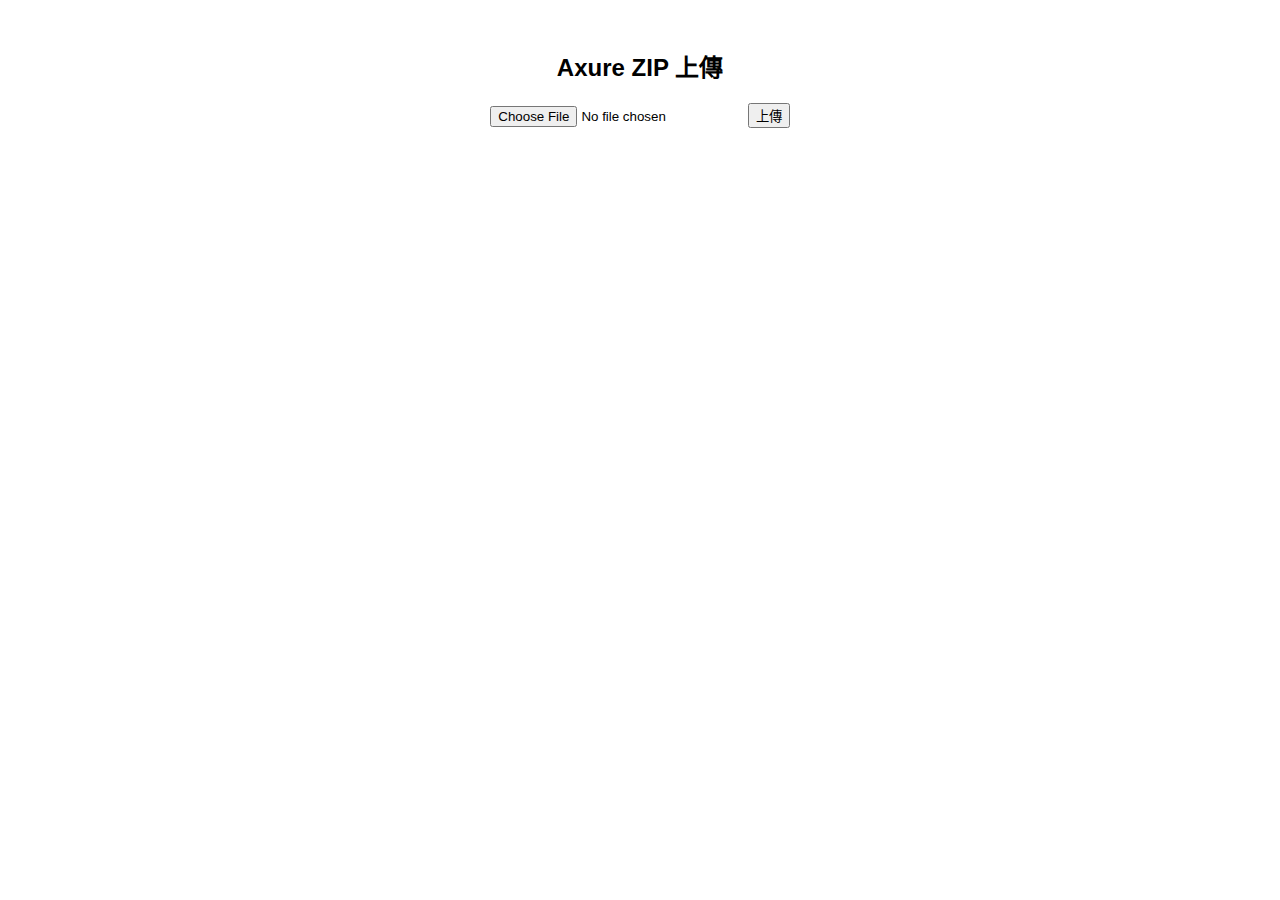
<file: index.html>
<!DOCTYPE html>
<html lang="zh-TW">
<head>
    <meta charset="UTF-8">
    <meta name="viewport" content="width=device-width, initial-scale=1.0">
    <title>Axure ZIP 上傳</title>
    <style>
        body {
            font-family: Arial, sans-serif;
            text-align: center;
            padding: 20px;
        }
        #loading, #deploying {
            display: none;
            font-size: 18px;
            color: blue;
            margin-top: 10px;
        }
        #loading::after, #deploying::after {
            content: " ⏳";
            animation: dots 1.5s steps(3, end) infinite;
        }
        @keyframes dots {
            0% { content: " ⏳"; }
            33% { content: " ⏳."; }
            66% { content: " ⏳.."; }
            100% { content: " ⏳..."; }
        }
        #statusMessage.success {
            color: green;
            font-weight: bold;
        }
        #statusMessage.error {
            color: red;
            font-weight: bold;
        }
    </style>
</head>
<body>
<h2>Axure ZIP 上傳</h2>
<input type="file" id="fileInput">
<button onclick="uploadFile()">上傳</button>

<p id="loading">📤 上傳中...</p>
<p id="deploying">🔄 部署狀態檢查中...</p>

<p id="message"></p>
<p id="statusMessage"></p>

<script>
  function uploadFile() {
    let fileInput = document.getElementById("fileInput");
    let file = fileInput.files[0];

    if (!file) {
      alert("請選擇一個 ZIP 檔案");
      return;
    }

    let formData = new FormData();
    formData.append("file", file);

    document.getElementById("loading").style.display = "block";
    document.getElementById("message").innerText = "";
    document.getElementById("statusMessage").innerText = "";

    fetch("https://axurepage-823433450788.us-central1.run.app/upload", {
      method: "POST",
      body: formData
    })
    .then(response => response.json())
     .then(data => {
      document.getElementById("loading").style.display = "none";
      if (data.url) {
        document.getElementById("message").innerHTML =
            `<a href="${data.url}" target="_blank">✅ 上傳成功！點此查看 Axure 頁面</a>`;
        checkDeploymentStatus(data.project_id);
      } else {
        document.getElementById("message").innerText = data.error || "上傳失敗";
      }
    })
     .catch(error => {
      console.error("上傳錯誤:", error);
      document.getElementById("loading").style.display = "none";
      document.getElementById("message").innerText = "❌ 上傳失敗，請稍後再試";
    });
  }

  function checkDeploymentStatus(projectId) {
    let statusMessage = document.getElementById("statusMessage");
    document.getElementById("deploying").style.display = "block";

    function pollStatus() {
      fetch(`https://axurepage-823433450788.us-central1.run.app/status/${projectId}`)
      .then(response => response.json())
       .then(data => {
        if (data.status === "success") {
          document.getElementById("deploying").style.display = "none";
          statusMessage.className = "success";
          statusMessage.innerHTML = `✅ 部署成功！<a href="${data.url}" target="_blank">點此查看</a>`;
        } else {
          statusMessage.innerText = "⏳ 部署狀態檢查中...";
          setTimeout(pollStatus, 3000); // 每 3 秒檢查一次
        }
      })
       .catch(error => {
        console.error("檢查部署狀態錯誤:", error);
        document.getElementById("deploying").style.display = "none";
        statusMessage.className = "error";
        statusMessage.innerText = "❌ 部署失敗，請稍後再試";
      });
    }

    pollStatus();
  }
</script>
</body>
</html>
</file>
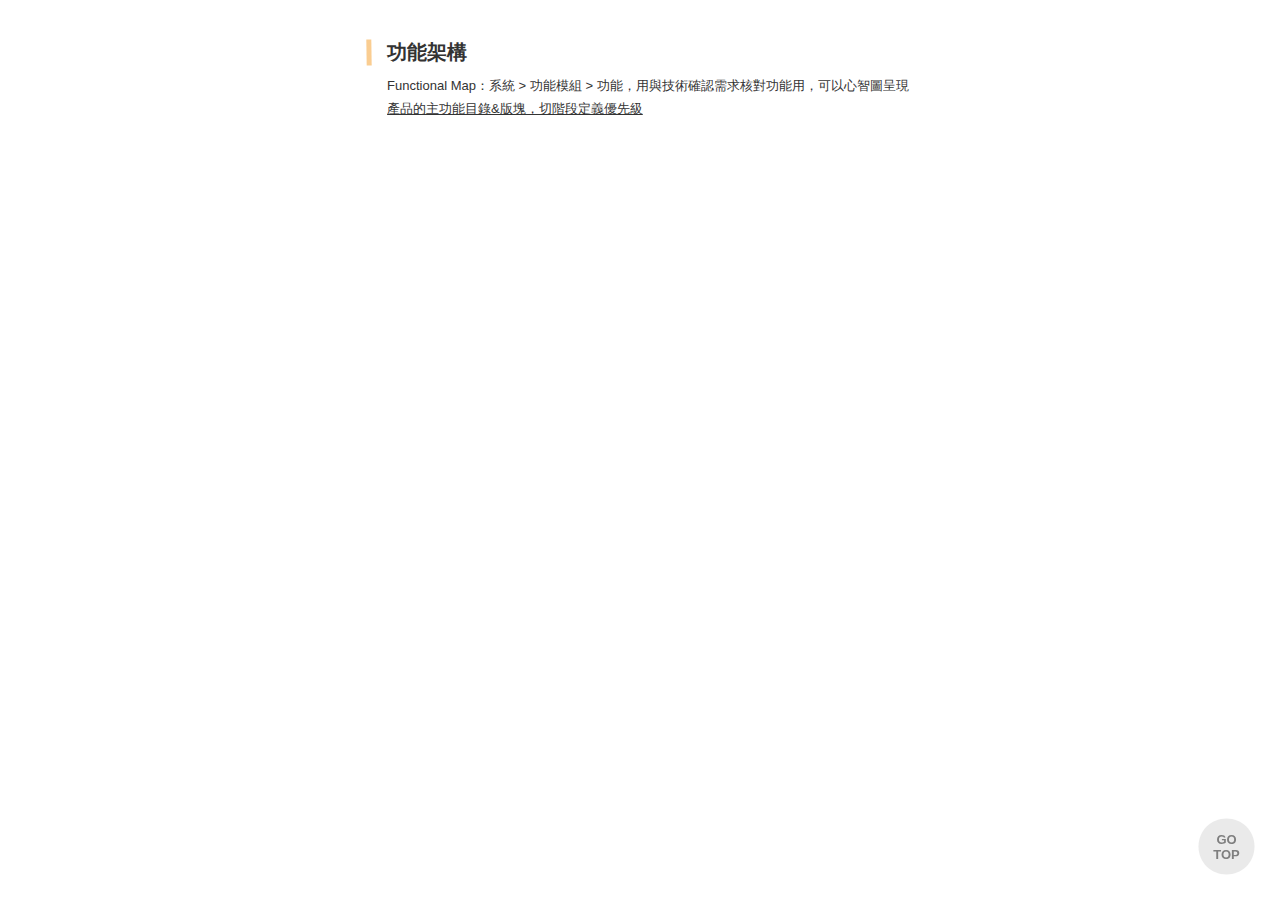
<file: projects/4ZaEsVfT/_______functional_map.html>
﻿<!DOCTYPE html>
<html>
  <head>
    <title>功能架構 / Functional Map</title>
    <meta http-equiv="X-UA-Compatible" content="IE=edge"/>
    <meta http-equiv="content-type" content="text/html; charset=utf-8"/>
    <link href="resources/css/axure_rp_page.css" type="text/css" rel="stylesheet"/>
    <link href="data/styles.css" type="text/css" rel="stylesheet"/>
    <link href="files/_______functional_map/styles.css" type="text/css" rel="stylesheet"/>
    <script src="resources/scripts/jquery-3.2.1.min.js"></script>
    <script src="resources/scripts/axure/axQuery.js"></script>
    <script src="resources/scripts/axure/globals.js"></script>
    <script src="resources/scripts/axutils.js"></script>
    <script src="resources/scripts/axure/annotation.js"></script>
    <script src="resources/scripts/axure/axQuery.std.js"></script>
    <script src="resources/scripts/axure/doc.js"></script>
    <script src="resources/scripts/messagecenter.js"></script>
    <script src="resources/scripts/axure/events.js"></script>
    <script src="resources/scripts/axure/recording.js"></script>
    <script src="resources/scripts/axure/action.js"></script>
    <script src="resources/scripts/axure/expr.js"></script>
    <script src="resources/scripts/axure/geometry.js"></script>
    <script src="resources/scripts/axure/flyout.js"></script>
    <script src="resources/scripts/axure/model.js"></script>
    <script src="resources/scripts/axure/repeater.js"></script>
    <script src="resources/scripts/axure/sto.js"></script>
    <script src="resources/scripts/axure/utils.temp.js"></script>
    <script src="resources/scripts/axure/variables.js"></script>
    <script src="resources/scripts/axure/drag.js"></script>
    <script src="resources/scripts/axure/move.js"></script>
    <script src="resources/scripts/axure/visibility.js"></script>
    <script src="resources/scripts/axure/style.js"></script>
    <script src="resources/scripts/axure/adaptive.js"></script>
    <script src="resources/scripts/axure/tree.js"></script>
    <script src="resources/scripts/axure/init.temp.js"></script>
    <script src="resources/scripts/axure/legacy.js"></script>
    <script src="resources/scripts/axure/viewer.js"></script>
    <script src="resources/scripts/axure/math.js"></script>
    <script src="resources/scripts/axure/jquery.nicescroll.min.js"></script>
    <script src="data/document.js"></script>
    <script src="files/_______functional_map/data.js"></script>
    <script type="text/javascript">
      $axure.utils.getTransparentGifPath = function() { return 'resources/images/transparent.gif'; };
      $axure.utils.getOtherPath = function() { return 'resources/Other.html'; };
      $axure.utils.getReloadPath = function() { return 'resources/reload.html'; };
    </script>
  </head>
  <body>
    <div id="base" class="">

      <!-- title (Group) -->
      <div id="u102" class="ax_default" data-label="title" data-left="37.8127156221241" data-top="39" data-width="101.187284377876" data-height="28" layer-opacity="1">

        <!-- Unnamed (Rectangle) -->
        <div id="u103" class="ax_default heading_2">
          <div id="u103_div" class=""></div>
          <div id="u103_text" class="text ">
            <p><span>功能架構</span></p>
          </div>
        </div>

        <!-- Unnamed (Vertical Line) -->
        <div id="u104" class="ax_default line">
          <img id="u104_img" class="img " src="images/版本/u38.svg"/>
          <div id="u104_text" class="text " style="display:none; visibility: hidden">
            <p></p>
          </div>
        </div>
      </div>

      <!-- Unnamed (Dynamic Panel) -->
      <div id="u105" class="ax_default">
        <div id="u105_state0" class="panel_state" data-label="State1" style="">
          <div id="u105_state0_content" class="panel_state_content">

            <!-- Unnamed (Ellipse) -->
            <div id="u106" class="ax_default ellipse">
              <img id="u106_img" class="img " src="images/版本/u43.svg"/>
              <div id="u106_text" class="text ">
                <p><span>GO<br>TOP</span></p>
              </div>
            </div>
          </div>
        </div>
      </div>

      <!-- Unnamed (Rectangle) -->
      <div id="u107" class="ax_default paragraph">
        <div id="u107_div" class=""></div>
        <div id="u107_text" class="text ">
          <p><span style="font-family:'Arial Normal', 'Arial', sans-serif;">Functional Map</span><span style="font-family:'PingFangTC-Regular', 'PingFang TC', sans-serif;">：系統 &gt; 功能模組 &gt; 功能，用與技術確認需求核對功能用，可以心智圖呈現</span></p>
        </div>
      </div>

      <!-- Unnamed (Rectangle) -->
      <div id="u108" class="ax_default paragraph">
        <div id="u108_div" class=""></div>
        <div id="u108_text" class="text ">
          <p><span style="text-decoration:underline ;">產品的主功能目錄&amp;版塊，切階段定義優先級</span></p>
        </div>
      </div>
    </div>
    <script src="resources/scripts/axure/ios.js"></script>
  </body>
</html>
</file>
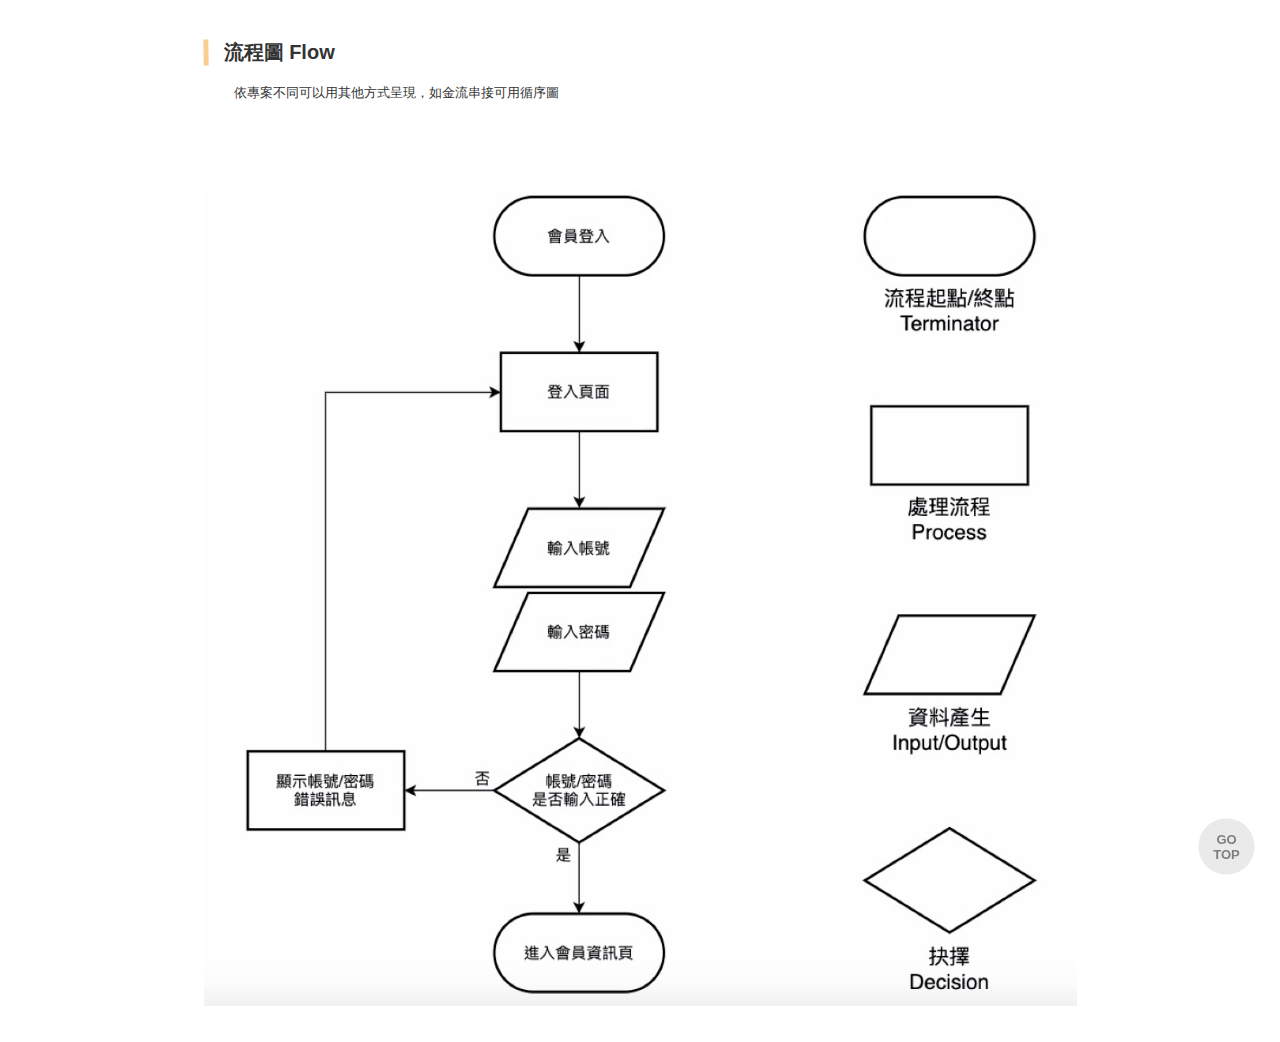
<file: projects/4ZaEsVfT/______flow_chart.html>
﻿<!DOCTYPE html>
<html>
  <head>
    <title>流程圖 / Flow Chart</title>
    <meta http-equiv="X-UA-Compatible" content="IE=edge"/>
    <meta http-equiv="content-type" content="text/html; charset=utf-8"/>
    <link href="resources/css/axure_rp_page.css" type="text/css" rel="stylesheet"/>
    <link href="data/styles.css" type="text/css" rel="stylesheet"/>
    <link href="files/______flow_chart/styles.css" type="text/css" rel="stylesheet"/>
    <script src="resources/scripts/jquery-3.2.1.min.js"></script>
    <script src="resources/scripts/axure/axQuery.js"></script>
    <script src="resources/scripts/axure/globals.js"></script>
    <script src="resources/scripts/axutils.js"></script>
    <script src="resources/scripts/axure/annotation.js"></script>
    <script src="resources/scripts/axure/axQuery.std.js"></script>
    <script src="resources/scripts/axure/doc.js"></script>
    <script src="resources/scripts/messagecenter.js"></script>
    <script src="resources/scripts/axure/events.js"></script>
    <script src="resources/scripts/axure/recording.js"></script>
    <script src="resources/scripts/axure/action.js"></script>
    <script src="resources/scripts/axure/expr.js"></script>
    <script src="resources/scripts/axure/geometry.js"></script>
    <script src="resources/scripts/axure/flyout.js"></script>
    <script src="resources/scripts/axure/model.js"></script>
    <script src="resources/scripts/axure/repeater.js"></script>
    <script src="resources/scripts/axure/sto.js"></script>
    <script src="resources/scripts/axure/utils.temp.js"></script>
    <script src="resources/scripts/axure/variables.js"></script>
    <script src="resources/scripts/axure/drag.js"></script>
    <script src="resources/scripts/axure/move.js"></script>
    <script src="resources/scripts/axure/visibility.js"></script>
    <script src="resources/scripts/axure/style.js"></script>
    <script src="resources/scripts/axure/adaptive.js"></script>
    <script src="resources/scripts/axure/tree.js"></script>
    <script src="resources/scripts/axure/init.temp.js"></script>
    <script src="resources/scripts/axure/legacy.js"></script>
    <script src="resources/scripts/axure/viewer.js"></script>
    <script src="resources/scripts/axure/math.js"></script>
    <script src="resources/scripts/axure/jquery.nicescroll.min.js"></script>
    <script src="data/document.js"></script>
    <script src="files/______flow_chart/data.js"></script>
    <script type="text/javascript">
      $axure.utils.getTransparentGifPath = function() { return 'resources/images/transparent.gif'; };
      $axure.utils.getOtherPath = function() { return 'resources/Other.html'; };
      $axure.utils.getReloadPath = function() { return 'resources/reload.html'; };
    </script>
  </head>
  <body>
    <div id="base" class="">

      <!-- Unnamed (Rectangle) -->
      <div id="u109" class="ax_default box_2">
        <div id="u109_div" class=""></div>
        <div id="u109_text" class="text " style="display:none; visibility: hidden">
          <p></p>
        </div>
      </div>

      <!-- Unnamed (Dynamic Panel) -->
      <div id="u110" class="ax_default">
        <div id="u110_state0" class="panel_state" data-label="State1" style="">
          <div id="u110_state0_content" class="panel_state_content">

            <!-- Unnamed (Ellipse) -->
            <div id="u111" class="ax_default ellipse">
              <img id="u111_img" class="img " src="images/版本/u43.svg"/>
              <div id="u111_text" class="text ">
                <p><span>GO<br>TOP</span></p>
              </div>
            </div>
          </div>
        </div>
      </div>

      <!-- title (Group) -->
      <div id="u112" class="ax_default" data-label="title" data-left="37.8127156221241" data-top="39" data-width="132.187284377876" data-height="28" layer-opacity="1">

        <!-- Unnamed (Rectangle) -->
        <div id="u113" class="ax_default heading_2">
          <div id="u113_div" class=""></div>
          <div id="u113_text" class="text ">
            <p><span style="font-family:'PingFangTC-Semibold', 'PingFang TC Semibold', 'PingFang TC', sans-serif;font-weight:650;">流程圖</span><span style="font-family:'Helvetica-Bold', 'Helvetica Bold', 'Helvetica', sans-serif;font-weight:700;"> Flow</span></p>
          </div>
        </div>

        <!-- Unnamed (Vertical Line) -->
        <div id="u114" class="ax_default line">
          <img id="u114_img" class="img " src="images/版本/u38.svg"/>
          <div id="u114_text" class="text " style="display:none; visibility: hidden">
            <p></p>
          </div>
        </div>
      </div>

      <!-- Unnamed (Image) -->
      <div id="u115" class="ax_default image">
        <img id="u115_img" class="img " src="images/______flow_chart/u115.png"/>
        <div id="u115_text" class="text " style="display:none; visibility: hidden">
          <p></p>
        </div>
      </div>

      <!-- Unnamed (Rectangle) -->
      <div id="u116" class="ax_default paragraph">
        <div id="u116_div" class=""></div>
        <div id="u116_text" class="text " style="display:none; visibility: hidden">
          <p></p>
        </div>
      </div>

      <!-- Unnamed (Rectangle) -->
      <div id="u117" class="ax_default paragraph">
        <div id="u117_div" class=""></div>
        <div id="u117_text" class="text ">
          <p><span>依專案不同可以用其他方式呈現，如金流串接可用循序圖</span></p>
        </div>
      </div>
    </div>
    <script src="resources/scripts/axure/ios.js"></script>
  </body>
</html>
</file>
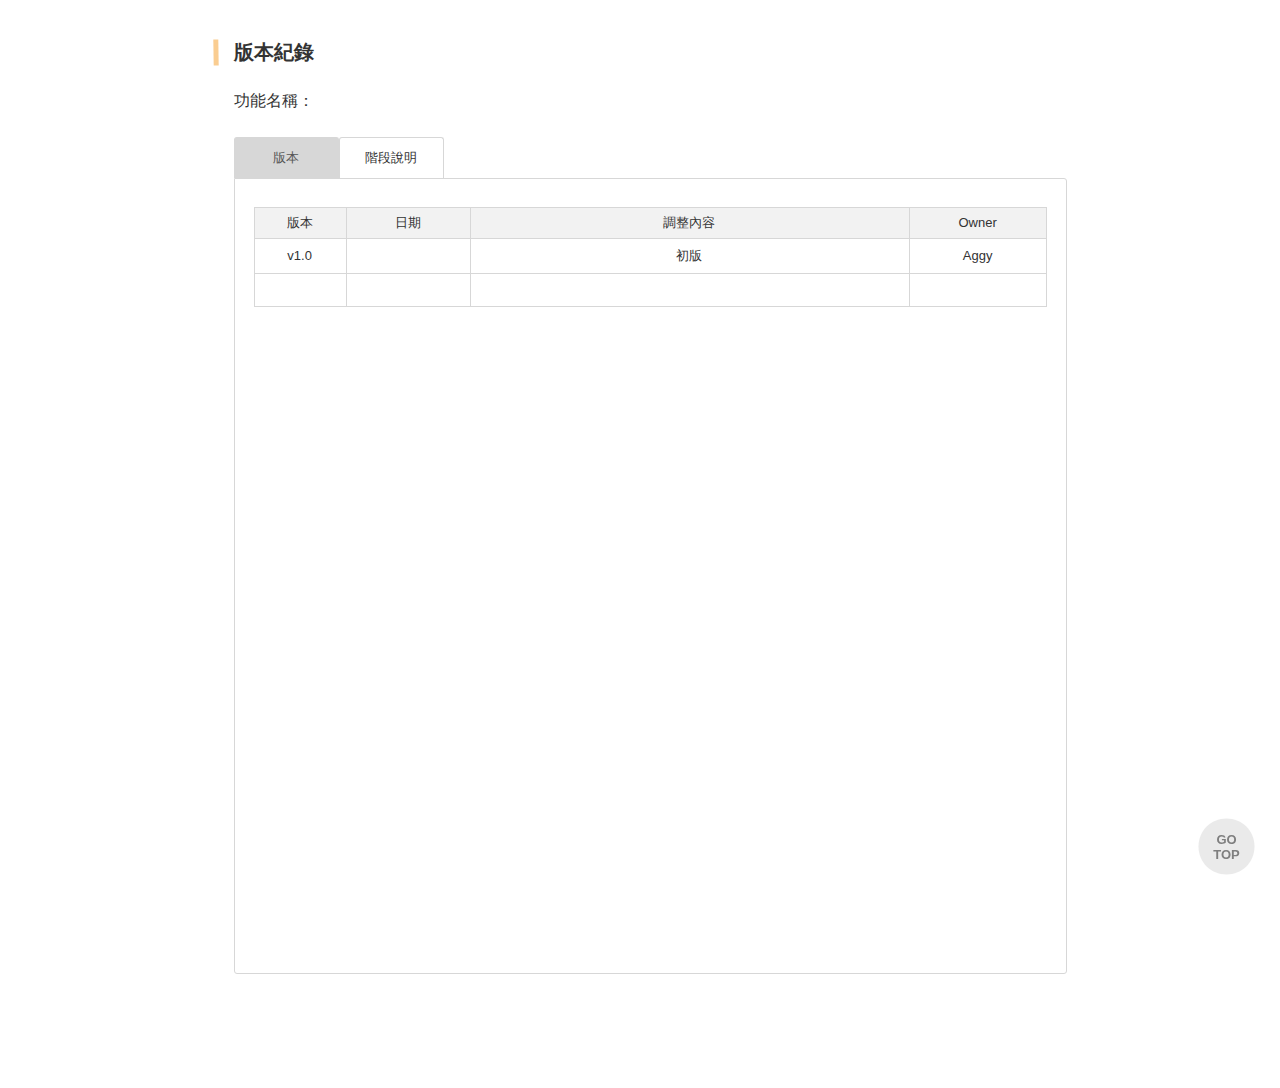
<file: projects/4ZaEsVfT/版本.html>
﻿<!DOCTYPE html>
<html>
  <head>
    <title>版本</title>
    <meta http-equiv="X-UA-Compatible" content="IE=edge"/>
    <meta http-equiv="content-type" content="text/html; charset=utf-8"/>
    <link href="resources/css/axure_rp_page.css" type="text/css" rel="stylesheet"/>
    <link href="data/styles.css" type="text/css" rel="stylesheet"/>
    <link href="files/版本/styles.css" type="text/css" rel="stylesheet"/>
    <script src="resources/scripts/jquery-3.2.1.min.js"></script>
    <script src="resources/scripts/axure/axQuery.js"></script>
    <script src="resources/scripts/axure/globals.js"></script>
    <script src="resources/scripts/axutils.js"></script>
    <script src="resources/scripts/axure/annotation.js"></script>
    <script src="resources/scripts/axure/axQuery.std.js"></script>
    <script src="resources/scripts/axure/doc.js"></script>
    <script src="resources/scripts/messagecenter.js"></script>
    <script src="resources/scripts/axure/events.js"></script>
    <script src="resources/scripts/axure/recording.js"></script>
    <script src="resources/scripts/axure/action.js"></script>
    <script src="resources/scripts/axure/expr.js"></script>
    <script src="resources/scripts/axure/geometry.js"></script>
    <script src="resources/scripts/axure/flyout.js"></script>
    <script src="resources/scripts/axure/model.js"></script>
    <script src="resources/scripts/axure/repeater.js"></script>
    <script src="resources/scripts/axure/sto.js"></script>
    <script src="resources/scripts/axure/utils.temp.js"></script>
    <script src="resources/scripts/axure/variables.js"></script>
    <script src="resources/scripts/axure/drag.js"></script>
    <script src="resources/scripts/axure/move.js"></script>
    <script src="resources/scripts/axure/visibility.js"></script>
    <script src="resources/scripts/axure/style.js"></script>
    <script src="resources/scripts/axure/adaptive.js"></script>
    <script src="resources/scripts/axure/tree.js"></script>
    <script src="resources/scripts/axure/init.temp.js"></script>
    <script src="resources/scripts/axure/legacy.js"></script>
    <script src="resources/scripts/axure/viewer.js"></script>
    <script src="resources/scripts/axure/math.js"></script>
    <script src="resources/scripts/axure/jquery.nicescroll.min.js"></script>
    <script src="data/document.js"></script>
    <script src="files/版本/data.js"></script>
    <script type="text/javascript">
      $axure.utils.getTransparentGifPath = function() { return 'resources/images/transparent.gif'; };
      $axure.utils.getOtherPath = function() { return 'resources/Other.html'; };
      $axure.utils.getReloadPath = function() { return 'resources/reload.html'; };
    </script>
  </head>
  <body>
    <div id="base" class="">

      <!-- Group2 (Group) -->
      <div id="u0" class="ax_default ax_default_hidden" data-label="Group2" style="display:none; visibility: hidden" data-left="58" data-top="137" data-width="210" data-height="41" layer-opacity="1">

        <!-- tab1 (Rectangle) -->
        <div id="u1" class="ax_default box_1" data-label="tab1">
          <div id="u1_div" class=""></div>
          <div id="u1_text" class="text ">
            <p><span>版本</span></p>
          </div>
        </div>

        <!-- tab2 (Rectangle) -->
        <div id="u2" class="ax_default box_1" data-label="tab2">
          <div id="u2_div" class=""></div>
          <div id="u2_text" class="text ">
            <p><span>階段說明</span></p>
          </div>
        </div>
      </div>

      <!-- Group1 (Group) -->
      <div id="u3" class="ax_default" data-label="Group1" data-left="58" data-top="137" data-width="210" data-height="41" layer-opacity="1">

        <!-- tab1 (Rectangle) -->
        <div id="u4" class="ax_default box_1" data-label="tab1">
          <div id="u4_div" class=""></div>
          <div id="u4_text" class="text ">
            <p><span>版本</span></p>
          </div>
        </div>

        <!-- tab2 (Rectangle) -->
        <div id="u5" class="ax_default box_1" data-label="tab2">
          <div id="u5_div" class=""></div>
          <div id="u5_text" class="text ">
            <p><span>階段說明</span></p>
          </div>
        </div>
      </div>

      <!-- 版本2 (Dynamic Panel) -->
      <div id="u6" class="ax_default ax_default_hidden" data-label="版本2" style="display:none; visibility: hidden">
        <div id="u6_state0" class="panel_state" data-label="State1" style="">
          <div id="u6_state0_content" class="panel_state_content">

            <!-- Unnamed (Rectangle) -->
            <div id="u7" class="ax_default box_1">
              <div id="u7_div" class=""></div>
              <div id="u7_text" class="text " style="display:none; visibility: hidden">
                <p></p>
              </div>
            </div>

            <!-- Unnamed (Rectangle) -->
            <div id="u8" class="ax_default paragraph">
              <div id="u8_div" class=""></div>
              <div id="u8_text" class="text ">
                <p><span>最後更新日期: yyyy/mm/dd</span></p>
              </div>
            </div>

            <!-- Unnamed (Table) -->
            <div id="u9" class="ax_default">

              <!-- Unnamed (Table Cell) -->
              <div id="u10" class="ax_default table_cell">
                <img id="u10_img" class="img " src="images/版本/u10.png"/>
                <div id="u10_text" class="text ">
                  <p><span>Phase</span></p>
                </div>
              </div>

              <!-- Unnamed (Table Cell) -->
              <div id="u11" class="ax_default table_cell">
                <img id="u11_img" class="img " src="images/版本/u11.png"/>
                <div id="u11_text" class="text ">
                  <p><span>預計上線內容</span></p>
                </div>
              </div>

              <!-- Unnamed (Table Cell) -->
              <div id="u12" class="ax_default table_cell">
                <img id="u12_img" class="img " src="images/版本/u12.png"/>
                <div id="u12_text" class="text ">
                  <p><span>預計上線日期</span></p>
                </div>
              </div>

              <!-- Unnamed (Table Cell) -->
              <div id="u13" class="ax_default table_cell">
                <img id="u13_img" class="img " src="images/版本/u13.png"/>
                <div id="u13_text" class="text ">
                  <p><span>當前進度</span></p>
                </div>
              </div>

              <!-- Unnamed (Table Cell) -->
              <div id="u14" class="ax_default table_cell">
                <img id="u14_img" class="img " src="images/版本/u14.png"/>
                <div id="u14_text" class="text ">
                  <p><span>v1.0</span></p>
                </div>
              </div>

              <!-- Unnamed (Table Cell) -->
              <div id="u15" class="ax_default table_cell">
                <img id="u15_img" class="img " src="images/版本/u15.png"/>
                <div id="u15_text" class="text " style="display:none; visibility: hidden">
                  <p></p>
                </div>
              </div>

              <!-- Unnamed (Table Cell) -->
              <div id="u16" class="ax_default table_cell">
                <img id="u16_img" class="img " src="images/版本/u16.png"/>
                <div id="u16_text" class="text ">
                  <p><span>初版</span></p>
                </div>
              </div>

              <!-- Unnamed (Table Cell) -->
              <div id="u17" class="ax_default table_cell">
                <img id="u17_img" class="img " src="images/版本/u17.png"/>
                <div id="u17_text" class="text " style="display:none; visibility: hidden">
                  <p></p>
                </div>
              </div>

              <!-- Unnamed (Table Cell) -->
              <div id="u18" class="ax_default table_cell">
                <img id="u18_img" class="img " src="images/版本/u18.png"/>
                <div id="u18_text" class="text " style="display:none; visibility: hidden">
                  <p></p>
                </div>
              </div>

              <!-- Unnamed (Table Cell) -->
              <div id="u19" class="ax_default table_cell">
                <img id="u19_img" class="img " src="images/版本/u19.png"/>
                <div id="u19_text" class="text " style="display:none; visibility: hidden">
                  <p></p>
                </div>
              </div>

              <!-- Unnamed (Table Cell) -->
              <div id="u20" class="ax_default table_cell">
                <img id="u20_img" class="img " src="images/版本/u20.png"/>
                <div id="u20_text" class="text " style="display:none; visibility: hidden">
                  <p></p>
                </div>
              </div>

              <!-- Unnamed (Table Cell) -->
              <div id="u21" class="ax_default table_cell">
                <img id="u21_img" class="img " src="images/版本/u21.png"/>
                <div id="u21_text" class="text " style="display:none; visibility: hidden">
                  <p></p>
                </div>
              </div>
            </div>
          </div>
        </div>
      </div>

      <!-- 版本1 (Dynamic Panel) -->
      <div id="u22" class="ax_default" data-label="版本1">
        <div id="u22_state0" class="panel_state" data-label="State1" style="">
          <div id="u22_state0_content" class="panel_state_content">

            <!-- Unnamed (Rectangle) -->
            <div id="u23" class="ax_default box_1">
              <div id="u23_div" class=""></div>
              <div id="u23_text" class="text " style="display:none; visibility: hidden">
                <p></p>
              </div>
            </div>

            <!-- Unnamed (Table) -->
            <div id="u24" class="ax_default">

              <!-- Unnamed (Table Cell) -->
              <div id="u25" class="ax_default table_cell">
                <img id="u25_img" class="img " src="images/版本/u10.png"/>
                <div id="u25_text" class="text ">
                  <p><span>版本</span></p>
                </div>
              </div>

              <!-- Unnamed (Table Cell) -->
              <div id="u26" class="ax_default table_cell">
                <img id="u26_img" class="img " src="images/版本/u26.png"/>
                <div id="u26_text" class="text ">
                  <p><span>日期</span></p>
                </div>
              </div>

              <!-- Unnamed (Table Cell) -->
              <div id="u27" class="ax_default table_cell">
                <img id="u27_img" class="img " src="images/版本/u27.png"/>
                <div id="u27_text" class="text ">
                  <p><span>調整內容</span></p>
                </div>
              </div>

              <!-- Unnamed (Table Cell) -->
              <div id="u28" class="ax_default table_cell">
                <img id="u28_img" class="img " src="images/版本/u28.png"/>
                <div id="u28_text" class="text ">
                  <p><span>Owner</span></p>
                </div>
              </div>

              <!-- Unnamed (Table Cell) -->
              <div id="u29" class="ax_default table_cell">
                <img id="u29_img" class="img " src="images/版本/u14.png"/>
                <div id="u29_text" class="text ">
                  <p><span>v1.0</span></p>
                </div>
              </div>

              <!-- Unnamed (Table Cell) -->
              <div id="u30" class="ax_default table_cell">
                <img id="u30_img" class="img " src="images/版本/u30.png"/>
                <div id="u30_text" class="text " style="display:none; visibility: hidden">
                  <p></p>
                </div>
              </div>

              <!-- Unnamed (Table Cell) -->
              <div id="u31" class="ax_default table_cell">
                <img id="u31_img" class="img " src="images/版本/u31.png"/>
                <div id="u31_text" class="text ">
                  <p><span>初版</span></p>
                </div>
              </div>

              <!-- Unnamed (Table Cell) -->
              <div id="u32" class="ax_default table_cell">
                <img id="u32_img" class="img " src="images/版本/u32.png"/>
                <div id="u32_text" class="text ">
                  <p><span>Aggy</span></p>
                </div>
              </div>

              <!-- Unnamed (Table Cell) -->
              <div id="u33" class="ax_default table_cell">
                <img id="u33_img" class="img " src="images/版本/u18.png"/>
                <div id="u33_text" class="text " style="display:none; visibility: hidden">
                  <p></p>
                </div>
              </div>

              <!-- Unnamed (Table Cell) -->
              <div id="u34" class="ax_default table_cell">
                <img id="u34_img" class="img " src="images/版本/u34.png"/>
                <div id="u34_text" class="text " style="display:none; visibility: hidden">
                  <p></p>
                </div>
              </div>

              <!-- Unnamed (Table Cell) -->
              <div id="u35" class="ax_default table_cell">
                <img id="u35_img" class="img " src="images/版本/u35.png"/>
                <div id="u35_text" class="text " style="display:none; visibility: hidden">
                  <p></p>
                </div>
              </div>

              <!-- Unnamed (Table Cell) -->
              <div id="u36" class="ax_default table_cell">
                <img id="u36_img" class="img " src="images/版本/u36.png"/>
                <div id="u36_text" class="text " style="display:none; visibility: hidden">
                  <p></p>
                </div>
              </div>
            </div>
          </div>
        </div>
        <div id="u22_state1" class="panel_state" data-label="階段說明" style="visibility: hidden;">
          <div id="u22_state1_content" class="panel_state_content">
          </div>
        </div>
      </div>

      <!-- title (Group) -->
      <div id="u37" class="ax_default" data-label="title" data-left="37.8127156221241" data-top="39" data-width="100.187284377876" data-height="27.0347133824974" layer-opacity="1">

        <!-- Unnamed (Vertical Line) -->
        <div id="u38" class="ax_default line">
          <img id="u38_img" class="img " src="images/版本/u38.svg"/>
          <div id="u38_text" class="text " style="display:none; visibility: hidden">
            <p></p>
          </div>
        </div>

        <!-- Unnamed (Rectangle) -->
        <div id="u39" class="ax_default heading_2">
          <div id="u39_div" class=""></div>
          <div id="u39_text" class="text ">
            <p><span>版本紀錄</span></p>
          </div>
        </div>
      </div>

      <!-- Unnamed (Rectangle) -->
      <div id="u40" class="ax_default paragraph">
        <div id="u40_div" class=""></div>
        <div id="u40_text" class="text ">
          <p><span>功能名稱：</span></p>
        </div>
      </div>

      <!-- Unnamed (Rectangle) -->
      <div id="u41" class="ax_default box_2">
        <div id="u41_div" class=""></div>
        <div id="u41_text" class="text " style="display:none; visibility: hidden">
          <p></p>
        </div>
      </div>

      <!-- Unnamed (Dynamic Panel) -->
      <div id="u42" class="ax_default">
        <div id="u42_state0" class="panel_state" data-label="State1" style="">
          <div id="u42_state0_content" class="panel_state_content">

            <!-- Unnamed (Ellipse) -->
            <div id="u43" class="ax_default ellipse">
              <img id="u43_img" class="img " src="images/版本/u43.svg"/>
              <div id="u43_text" class="text ">
                <p><span>GO<br>TOP</span></p>
              </div>
            </div>
          </div>
        </div>
      </div>
    </div>
    <script src="resources/scripts/axure/ios.js"></script>
  </body>
</html>
</file>
<file: projects/4ZaEsVfT/resources/css/axure_rp_page.css>
﻿/* so the window resize fires within a frame in IE7 */
html, body {
    height: 100%;
}

.mobileFrameCursor div * {
    cursor: inherit !important;
}

a {
    color: inherit;
}

p {
    margin: 0px;
    text-rendering: optimizeLegibility;
    font-feature-settings: "kern" 1;
    -webkit-font-feature-settings: "kern";
    -moz-font-feature-settings: "kern";
    -moz-font-feature-settings: "kern=1";
    font-kerning: normal;
}

ul {
    margin:0px;
}

iframe {
    background: #FFFFFF;
}

/* to match IE with C, FF */
input {
    padding: 1px 0px 1px 0px;
    box-sizing: border-box;
    -moz-box-sizing: border-box;
}

input[type=text]::-ms-clear {
    width: 0;
    height: 0;
    display: none;
}

textarea {
    margin: 0px;
    box-sizing: border-box;
    -moz-box-sizing: border-box;
}

.focused:focus, .selectedFocused:focus {
    outline: none;
}

div.intcases {
    font-family: arial; 
    font-size: 12px;
    text-align:left; 
    border:1px solid #AAA; 
    background:#FFF none repeat scroll 0% 0%; 
    z-index:9999; 
    visibility:hidden; 
    position:absolute;
    padding: 0px;
    border-radius: 3px;
    white-space: nowrap;
}

div.intcaselink {
    cursor: pointer;
    padding: 3px 8px 3px 8px;
    margin: 5px;
    background:#EEE none repeat scroll 0% 0%; 
    border:1px solid #AAA;
    border-radius: 3px;
}

div.refpageimage {
    position: absolute;
    left: 0px;
    top: 0px;
    font-size: 0px;
    width: 16px;
    height: 16px;
    cursor: pointer;
    background-image: url(images/newwindow.gif);
    background-repeat: no-repeat;
}

div.annnoteimage {
    position: absolute;
    left: 0px;
    top: 0px;
    font-size: 0px;
    /*width: 16px;
    height: 12px;*/
    cursor: help;
    /*background-image: url(images/note.gif);*/
    /*background-repeat: no-repeat;*/
    width: 13px;
    height: 12px;
    padding-top: 1px;
    text-align: center;
    background-color: #138CDD;
    -moz-box-shadow: 1px 1px 3px #aaa;
    -webkit-box-shadow: 1px 1px 3px #aaa;
    box-shadow: 1px 1px 3px #aaa;
}

div.annnoteline {
    display: inline-block;
    width: 9px;
    height: 1px;
    border-bottom: 1px solid white;
    margin-top: 1px;
}

div.annnotelabel {
    /*position: absolute;
    left: 0px;
    top: 0px;*/
    font-family: Helvetica,Arial;
    white-space: nowrap;
    
    padding-top: 1px;
    background-color: #fff849;
    font-size: 10px;
    font-weight: bold;
    line-height: 14px;
    margin-right: 3px;
    padding: 0px 4px;
    color: #000;

    -moz-box-shadow: 1px 1px 3px #aaa;
    -webkit-box-shadow: 1px 1px 3px #aaa;
    box-shadow: 1px 1px 3px #aaa;
}

div.annnote {
    display: flex;
    position: absolute;
    cursor: help;
    line-height: 14px;
}

.annotation {
    font-size: 12px;
    padding-left: 2px;
    margin-bottom: 5px;
}

.annotationName {
    /*font-size: 13px;
    font-weight: bold;
    margin-bottom: 3px;
    white-space: nowrap;*/

    font-family: 'Trebuchet MS';
    font-size: 14px;
    font-weight: bold;
    margin-bottom: 5px;
    white-space: nowrap;
}

.annotationValue {
    font-family: Arial, Helvetica, Sans-Serif;
    font-size: 12px;
    color: #4a4a4a;
    line-height: 21px;
    margin-bottom: 20px;
}

.noteLink {
    text-decoration: inherit;
    color: inherit;
}

.noteLink:hover {
    background-color: white;
}

/* this is a fix for the issue where dialogs jump around and takes the text-align from the body */
.dialogFix {
    position:absolute;
    text-align:left;
    border: 1px solid #8f949a;
}


@keyframes pulsate {
  from {
    box-shadow: 0 0 10px #15d6ba;
  }
  to {
    box-shadow: 0 0 20px #15d6ba;
  }
}

@-webkit-keyframes pulsate {
  from {
    -webkit-box-shadow: 0 0 10px #15d6ba;
    box-shadow: 0 0 10px #15d6ba;
  }
  to {
    -webkit-box-shadow: 0 0 20px #15d6ba;
    box-shadow: 0 0 20px #15d6ba;
  }
}
 
@-moz-keyframes pulsate {
  from {
    -moz-box-shadow: 0 0 10px #15d6ba;
    box-shadow: 0 0 10px #15d6ba;
  }
  to {
    -moz-box-shadow: 0 0 20px #15d6ba;
    box-shadow: 0 0 20px #15d6ba;
  }
}

.legacyPulsateBorder {
    /*border: 5px solid #15d6ba;
    margin: -5px;*/
    -moz-box-shadow: 0 0 10px 3px #15d6ba;
    box-shadow: 0 0 10px 3px #15d6ba;
}

.pulsateBorder {
  animation-name: pulsate;
  animation-timing-function: ease-in-out;
  animation-duration: 0.9s;
  animation-iteration-count: infinite;
  animation-direction: alternate;
  
  -webkit-animation-name: pulsate;
  -webkit-animation-timing-function: ease-in-out;
  -webkit-animation-duration: 0.9s;
  -webkit-animation-iteration-count: infinite;
  -webkit-animation-direction: alternate;

  -moz-animation-name: pulsate;
  -moz-animation-timing-function: ease-in-out;
  -moz-animation-duration: 0.9s;
  -moz-animation-iteration-count: infinite;
  -moz-animation-direction: alternate;
}

.ax_default_hidden, .ax_default_unplaced{
    display: none;
    visibility: hidden;
}

.widgetNoteSelected {
    -moz-box-shadow: 0 0 10px 3px #138CDD;
    box-shadow: 0 0 10px 3px #138CDD;
    /*-moz-box-shadow: 0 0 20px #3915d6;
    box-shadow: 0 0 20px #3915d6;*/
    /*border: 3px solid #3915d6;*/
    /*margin: -3px;*/
}


.singleImg {
    display: none;
    visibility: hidden;
}

#ios-safari {
    overflow: auto;
    -webkit-overflow-scrolling: touch;
}

#ios-safari-html {
    display: block;
    overflow: auto;
    -webkit-overflow-scrolling: touch;
    position: absolute;
    top: 0;
    left: 0;
    right: 0;
    bottom: 0;
}

#ios-safari-fixed {
    position: absolute;
    pointer-events: none;
    width: initial;
}

#ios-safari-fixed div {
    pointer-events: auto;
}
</file>
<file: projects/4ZaEsVfT/data/styles.css>
﻿.ax_default {
  font-family:'Arial Normal', 'Arial', sans-serif;
  font-weight:400;
  font-style:normal;
  font-size:13px;
  letter-spacing:normal;
  color:#333333;
  vertical-align:none;
  text-align:center;
  line-height:normal;
  text-transform:none;
}
.box_1 {
}
.checkbox {
  text-align:left;
}
.box_2 {
}
.ellipse {
}
.image {
}
.heading_1 {
  font-family:'Arial Normal', 'Arial', sans-serif;
  font-weight:bold;
  font-style:normal;
  font-size:32px;
  text-align:left;
}
.heading_2 {
  font-family:'Arial Normal', 'Arial', sans-serif;
  font-weight:bold;
  font-style:normal;
  font-size:24px;
  text-align:left;
}
.heading_3 {
  font-family:'Arial Normal', 'Arial', sans-serif;
  font-weight:bold;
  font-style:normal;
  font-size:18px;
  text-align:left;
}
.heading_4 {
  font-family:'Arial Normal', 'Arial', sans-serif;
  font-weight:bold;
  font-style:normal;
  font-size:14px;
  text-align:left;
}
.heading_5 {
  font-family:'Arial Normal', 'Arial', sans-serif;
  font-weight:bold;
  font-style:normal;
  text-align:left;
}
.heading_6 {
  font-family:'Arial Normal', 'Arial', sans-serif;
  font-weight:bold;
  font-style:normal;
  font-size:10px;
  text-align:left;
}
.paragraph {
  text-align:left;
}
.table_cell {
}
.line {
}
.form_hint {
  color:#999999;
}
.form_disabled {
}
.flow_shape {
}
.box_3 {
}
.shape {
}
.icon {
}
.image1 {
}
.button {
}
.text_field {
  color:#000000;
  text-align:left;
}
.flow_shape1 {
}
.radio_button {
  text-align:left;
}
.label {
  font-size:14px;
  text-align:left;
}
textarea, select, input, button { outline: none; }
</file>
<file: projects/4ZaEsVfT/files/_______functional_map/styles.css>
﻿body {
  margin:0px;
  background-image:none;
  position:relative;
  left:-37.8127156221241px;
  width:546.187284377876px;
  margin-left:auto;
  margin-right:auto;
  text-align:left;
}
.form_sketch {
  border-color:transparent;
  background-color:transparent;
}
#base {
  position:absolute;
  z-index:0;
}
#u102 {
  border-width:0px;
  position:absolute;
  left:0px;
  top:0px;
  width:0px;
  height:0px;
}
#u103_div {
  border-width:0px;
  position:absolute;
  left:0px;
  top:0px;
  width:80px;
  height:27px;
  background:inherit;
  background-color:rgba(255, 255, 255, 0);
  border:none;
  border-radius:0px;
  -moz-box-shadow:none;
  -webkit-box-shadow:none;
  box-shadow:none;
  font-family:'PingFangTC-Semibold', 'PingFang TC Semibold', 'PingFang TC', sans-serif;
  font-weight:650;
  font-style:normal;
  font-size:20px;
}
#u103 {
  border-width:0px;
  position:absolute;
  left:58px;
  top:39px;
  width:80px;
  height:27px;
  display:flex;
  font-family:'PingFangTC-Semibold', 'PingFang TC Semibold', 'PingFang TC', sans-serif;
  font-weight:650;
  font-style:normal;
  font-size:20px;
}
#u103 .text {
  position:absolute;
  align-self:flex-start;
  padding:0px 0px 0px 0px;
  box-sizing:border-box;
  width:100%;
}
#u103_text {
  border-width:0px;
  white-space:nowrap;
  text-transform:none;
}
#u104_img {
  border-width:0px;
  position:absolute;
  left:-3px;
  top:-3px;
  width:11px;
  height:32px;
}
#u104 {
  border-width:0px;
  position:absolute;
  left:38px;
  top:40px;
  width:5px;
  height:26px;
  display:flex;
  -webkit-transform:rotate(-0.826606442200568deg);
  -moz-transform:rotate(-0.826606442200568deg);
  -ms-transform:rotate(-0.826606442200568deg);
  transform:rotate(-0.826606442200568deg);
  font-family:'微軟正黑體', sans-serif;
  font-weight:400;
  font-style:normal;
}
#u104 .text {
  position:absolute;
  align-self:center;
  padding:2px 2px 2px 2px;
  box-sizing:border-box;
  width:100%;
}
#u104_text {
  border-width:0px;
  word-wrap:break-word;
  text-transform:none;
  visibility:hidden;
}
#u105 {
  position:fixed;
  right:25px;
  bottom:25px;
}
#u105_state0 {
  position:relative;
  left:0px;
  top:0px;
  width:57px;
  height:57px;
  background-image:none;
  border:none;
  border-radius:0px;
  -moz-box-shadow:none;
  -webkit-box-shadow:none;
  box-shadow:none;
}
#u105_state0_content {
  border-width:0px;
  position:absolute;
  left:0px;
  top:0px;
  width:1px;
  height:1px;
}
#u106_img {
  border-width:0px;
  position:absolute;
  left:0px;
  top:0px;
  width:57px;
  height:57px;
}
#u106 {
  border-width:0px;
  position:absolute;
  left:0px;
  top:0px;
  width:57px;
  height:57px;
  display:flex;
  font-family:'微軟正黑體 Bold', '微軟正黑體', sans-serif;
  font-weight:700;
  font-style:normal;
  color:#7F7F7F;
}
#u106 .text {
  position:absolute;
  align-self:center;
  padding:2px 2px 2px 2px;
  box-sizing:border-box;
  width:100%;
}
#u106_text {
  border-width:0px;
  word-wrap:break-word;
  text-transform:none;
}
#u107_div {
  border-width:0px;
  position:absolute;
  left:0px;
  top:0px;
  width:524px;
  height:18px;
  background:inherit;
  background-color:rgba(255, 255, 255, 0);
  border:none;
  border-radius:0px;
  -moz-box-shadow:none;
  -webkit-box-shadow:none;
  box-shadow:none;
}
#u107 {
  border-width:0px;
  position:absolute;
  left:58px;
  top:77px;
  width:524px;
  height:18px;
  display:flex;
}
#u107 .text {
  position:absolute;
  align-self:flex-start;
  padding:0px 0px 0px 0px;
  box-sizing:border-box;
  width:100%;
}
#u107_text {
  border-width:0px;
  white-space:nowrap;
  text-transform:none;
}
#u108_div {
  border-width:0px;
  position:absolute;
  left:0px;
  top:0px;
  width:258px;
  height:18px;
  background:inherit;
  background-color:rgba(255, 255, 255, 0);
  border:none;
  border-radius:0px;
  -moz-box-shadow:none;
  -webkit-box-shadow:none;
  box-shadow:none;
  font-family:'PingFangTC-Regular', 'PingFang TC', sans-serif;
  font-weight:400;
  font-style:normal;
  text-decoration:underline ;
}
#u108 {
  border-width:0px;
  position:absolute;
  left:58px;
  top:100px;
  width:258px;
  height:18px;
  display:flex;
  font-family:'PingFangTC-Regular', 'PingFang TC', sans-serif;
  font-weight:400;
  font-style:normal;
  text-decoration:underline ;
}
#u108 .text {
  position:absolute;
  align-self:flex-start;
  padding:0px 0px 0px 0px;
  box-sizing:border-box;
  width:100%;
}
#u108_text {
  border-width:0px;
  white-space:nowrap;
  text-transform:none;
}
</file>
<file: projects/4ZaEsVfT/files/______flow_chart/styles.css>
﻿body {
  margin:0px;
  background-image:none;
  position:relative;
  left:-37.8127156221241px;
  width:873.187284377876px;
  margin-left:auto;
  margin-right:auto;
  text-align:left;
}
.form_sketch {
  border-color:transparent;
  background-color:transparent;
}
#base {
  position:absolute;
  z-index:0;
}
#u109_div {
  border-width:0px;
  position:absolute;
  left:0px;
  top:0px;
  width:833px;
  height:104px;
  background:inherit;
  background-color:rgba(255, 255, 255, 1);
  border:none;
  border-radius:0px;
  -moz-box-shadow:none;
  -webkit-box-shadow:none;
  box-shadow:none;
  font-family:'微軟正黑體', sans-serif;
  font-weight:400;
  font-style:normal;
}
#u109 {
  border-width:0px;
  position:absolute;
  left:58px;
  top:938px;
  width:833px;
  height:104px;
  display:flex;
  font-family:'微軟正黑體', sans-serif;
  font-weight:400;
  font-style:normal;
}
#u109 .text {
  position:absolute;
  align-self:center;
  padding:2px 2px 2px 2px;
  box-sizing:border-box;
  width:100%;
}
#u109_text {
  border-width:0px;
  word-wrap:break-word;
  text-transform:none;
  visibility:hidden;
}
#u110 {
  position:fixed;
  right:25px;
  bottom:25px;
}
#u110_state0 {
  position:relative;
  left:0px;
  top:0px;
  width:57px;
  height:57px;
  background-image:none;
  border:none;
  border-radius:0px;
  -moz-box-shadow:none;
  -webkit-box-shadow:none;
  box-shadow:none;
}
#u110_state0_content {
  border-width:0px;
  position:absolute;
  left:0px;
  top:0px;
  width:1px;
  height:1px;
}
#u111_img {
  border-width:0px;
  position:absolute;
  left:0px;
  top:0px;
  width:57px;
  height:57px;
}
#u111 {
  border-width:0px;
  position:absolute;
  left:0px;
  top:0px;
  width:57px;
  height:57px;
  display:flex;
  font-family:'微軟正黑體 Bold', '微軟正黑體', sans-serif;
  font-weight:700;
  font-style:normal;
  color:#7F7F7F;
}
#u111 .text {
  position:absolute;
  align-self:center;
  padding:2px 2px 2px 2px;
  box-sizing:border-box;
  width:100%;
}
#u111_text {
  border-width:0px;
  word-wrap:break-word;
  text-transform:none;
}
#u112 {
  border-width:0px;
  position:absolute;
  left:0px;
  top:0px;
  width:0px;
  height:0px;
}
#u113_div {
  border-width:0px;
  position:absolute;
  left:0px;
  top:0px;
  width:110px;
  height:27px;
  background:inherit;
  background-color:rgba(255, 255, 255, 0);
  border:none;
  border-radius:0px;
  -moz-box-shadow:none;
  -webkit-box-shadow:none;
  box-shadow:none;
  font-family:'PingFangTC-Semibold', 'PingFang TC Semibold', 'PingFang TC', sans-serif;
  font-style:normal;
  font-size:20px;
}
#u113 {
  border-width:0px;
  position:absolute;
  left:58px;
  top:39px;
  width:110px;
  height:27px;
  display:flex;
  font-family:'PingFangTC-Semibold', 'PingFang TC Semibold', 'PingFang TC', sans-serif;
  font-style:normal;
  font-size:20px;
}
#u113 .text {
  position:absolute;
  align-self:flex-start;
  padding:0px 0px 0px 0px;
  box-sizing:border-box;
  width:100%;
}
#u113_text {
  border-width:0px;
  white-space:nowrap;
  text-transform:none;
}
#u114_img {
  border-width:0px;
  position:absolute;
  left:-3px;
  top:-3px;
  width:11px;
  height:32px;
}
#u114 {
  border-width:0px;
  position:absolute;
  left:38px;
  top:40px;
  width:5px;
  height:26px;
  display:flex;
  -webkit-transform:rotate(-0.826606442200568deg);
  -moz-transform:rotate(-0.826606442200568deg);
  -ms-transform:rotate(-0.826606442200568deg);
  transform:rotate(-0.826606442200568deg);
  font-family:'微軟正黑體', sans-serif;
  font-weight:400;
  font-style:normal;
}
#u114 .text {
  position:absolute;
  align-self:center;
  padding:2px 2px 2px 2px;
  box-sizing:border-box;
  width:100%;
}
#u114_text {
  border-width:0px;
  word-wrap:break-word;
  text-transform:none;
  visibility:hidden;
}
#u115_img {
  border-width:0px;
  position:absolute;
  left:0px;
  top:0px;
  width:873px;
  height:816px;
}
#u115 {
  border-width:0px;
  position:absolute;
  left:38px;
  top:190px;
  width:873px;
  height:816px;
  display:flex;
}
#u115 .text {
  position:absolute;
  align-self:center;
  padding:2px 2px 2px 2px;
  box-sizing:border-box;
  width:100%;
}
#u115_text {
  border-width:0px;
  word-wrap:break-word;
  text-transform:none;
  visibility:hidden;
}
#u116_div {
  border-width:0px;
  position:absolute;
  left:0px;
  top:0px;
  width:1px;
  height:29px;
  background:inherit;
  background-color:rgba(255, 255, 255, 0);
  border:none;
  border-radius:0px;
  -moz-box-shadow:none;
  -webkit-box-shadow:none;
  box-shadow:none;
}
#u116 {
  border-width:0px;
  position:absolute;
  left:58px;
  top:74px;
  width:1px;
  height:29px;
  display:flex;
}
#u116 .text {
  position:absolute;
  align-self:flex-start;
  padding:0px 0px 0px 0px;
  box-sizing:border-box;
  width:100%;
}
#u116_text {
  border-width:0px;
  white-space:nowrap;
  text-transform:none;
  visibility:hidden;
}
#u117_div {
  border-width:0px;
  position:absolute;
  left:0px;
  top:0px;
  width:325px;
  height:18px;
  background:inherit;
  background-color:rgba(255, 255, 255, 0);
  border:none;
  border-radius:0px;
  -moz-box-shadow:none;
  -webkit-box-shadow:none;
  box-shadow:none;
  font-family:'PingFangTC-Regular', 'PingFang TC', sans-serif;
  font-weight:400;
  font-style:normal;
}
#u117 {
  border-width:0px;
  position:absolute;
  left:68px;
  top:84px;
  width:325px;
  height:18px;
  display:flex;
  font-family:'PingFangTC-Regular', 'PingFang TC', sans-serif;
  font-weight:400;
  font-style:normal;
}
#u117 .text {
  position:absolute;
  align-self:flex-start;
  padding:0px 0px 0px 0px;
  box-sizing:border-box;
  width:100%;
}
#u117_text {
  border-width:0px;
  white-space:nowrap;
  text-transform:none;
}
</file>
<file: projects/4ZaEsVfT/files/版本/styles.css>
﻿body {
  margin:0px;
  background-image:none;
  position:relative;
  left:-37.8127156221241px;
  width:853.187284377876px;
  margin-left:auto;
  margin-right:auto;
  text-align:left;
}
.form_sketch {
  border-color:transparent;
  background-color:transparent;
}
#base {
  position:absolute;
  z-index:0;
}
#u0 {
  border-width:0px;
  position:absolute;
  left:0px;
  top:0px;
  width:0px;
  height:0px;
}
#u1_div {
  border-width:0px;
  position:absolute;
  left:0px;
  top:0px;
  width:105px;
  height:41px;
  background:inherit;
  background-color:rgba(215, 215, 215, 0);
  box-sizing:border-box;
  border-width:1px;
  border-style:solid;
  border-color:rgba(215, 215, 215, 1);
  border-bottom:0px;
  border-radius:3px;
  border-bottom-right-radius:0px;
  border-bottom-left-radius:0px;
  -moz-box-shadow:none;
  -webkit-box-shadow:none;
  box-shadow:none;
  font-family:'微軟正黑體', sans-serif;
  font-weight:400;
  font-style:normal;
  color:#555555;
}
#u1 {
  border-width:0px;
  position:absolute;
  left:58px;
  top:137px;
  width:105px;
  height:41px;
  display:flex;
  font-family:'微軟正黑體', sans-serif;
  font-weight:400;
  font-style:normal;
  color:#555555;
}
#u1 .text {
  position:absolute;
  align-self:center;
  padding:2px 2px 2px 2px;
  box-sizing:border-box;
  width:100%;
}
#u1_text {
  border-width:0px;
  word-wrap:break-word;
  text-transform:none;
}
#u2_div {
  border-width:0px;
  position:absolute;
  left:0px;
  top:0px;
  width:105px;
  height:41px;
  background:inherit;
  background-color:rgba(215, 215, 215, 1);
  box-sizing:border-box;
  border-width:1px;
  border-style:solid;
  border-color:rgba(215, 215, 215, 1);
  border-bottom:0px;
  border-radius:3px;
  border-bottom-right-radius:0px;
  border-bottom-left-radius:0px;
  -moz-box-shadow:none;
  -webkit-box-shadow:none;
  box-shadow:none;
  font-family:'微軟正黑體', sans-serif;
  font-weight:400;
  font-style:normal;
}
#u2 {
  border-width:0px;
  position:absolute;
  left:163px;
  top:137px;
  width:105px;
  height:41px;
  display:flex;
  font-family:'微軟正黑體', sans-serif;
  font-weight:400;
  font-style:normal;
}
#u2 .text {
  position:absolute;
  align-self:center;
  padding:2px 2px 2px 2px;
  box-sizing:border-box;
  width:100%;
}
#u2_text {
  border-width:0px;
  word-wrap:break-word;
  text-transform:none;
}
#u3 {
  border-width:0px;
  position:absolute;
  left:0px;
  top:0px;
  width:0px;
  height:0px;
}
#u4_div {
  border-width:0px;
  position:absolute;
  left:0px;
  top:0px;
  width:105px;
  height:41px;
  background:inherit;
  background-color:rgba(215, 215, 215, 1);
  box-sizing:border-box;
  border-width:1px;
  border-style:solid;
  border-color:rgba(215, 215, 215, 1);
  border-bottom:0px;
  border-radius:3px;
  border-bottom-right-radius:0px;
  border-bottom-left-radius:0px;
  -moz-box-shadow:none;
  -webkit-box-shadow:none;
  box-shadow:none;
  font-family:'微軟正黑體', sans-serif;
  font-weight:400;
  font-style:normal;
  color:#555555;
}
#u4 {
  border-width:0px;
  position:absolute;
  left:58px;
  top:137px;
  width:105px;
  height:41px;
  display:flex;
  font-family:'微軟正黑體', sans-serif;
  font-weight:400;
  font-style:normal;
  color:#555555;
}
#u4 .text {
  position:absolute;
  align-self:center;
  padding:2px 2px 2px 2px;
  box-sizing:border-box;
  width:100%;
}
#u4_text {
  border-width:0px;
  word-wrap:break-word;
  text-transform:none;
}
#u5_div {
  border-width:0px;
  position:absolute;
  left:0px;
  top:0px;
  width:105px;
  height:41px;
  background:inherit;
  background-color:rgba(255, 255, 255, 1);
  box-sizing:border-box;
  border-width:1px;
  border-style:solid;
  border-color:rgba(215, 215, 215, 1);
  border-bottom:0px;
  border-radius:3px;
  border-bottom-right-radius:0px;
  border-bottom-left-radius:0px;
  -moz-box-shadow:none;
  -webkit-box-shadow:none;
  box-shadow:none;
  font-family:'微軟正黑體', sans-serif;
  font-weight:400;
  font-style:normal;
}
#u5 {
  border-width:0px;
  position:absolute;
  left:163px;
  top:137px;
  width:105px;
  height:41px;
  display:flex;
  font-family:'微軟正黑體', sans-serif;
  font-weight:400;
  font-style:normal;
}
#u5 .text {
  position:absolute;
  align-self:center;
  padding:2px 2px 2px 2px;
  box-sizing:border-box;
  width:100%;
}
#u5_text {
  border-width:0px;
  word-wrap:break-word;
  text-transform:none;
}
#u6 {
  position:absolute;
  left:58px;
  top:178px;
  visibility:hidden;
}
#u6_state0 {
  position:relative;
  left:0px;
  top:0px;
  width:833px;
  height:796px;
  background-image:none;
  border:none;
  border-radius:0px;
  -moz-box-shadow:none;
  -webkit-box-shadow:none;
  box-shadow:none;
}
#u6_state0_content {
  border-width:0px;
  position:absolute;
  left:0px;
  top:0px;
  width:1px;
  height:1px;
}
#u7_div {
  border-width:0px;
  position:absolute;
  left:0px;
  top:0px;
  width:833px;
  height:796px;
  background:inherit;
  background-color:rgba(255, 255, 255, 1);
  box-sizing:border-box;
  border-width:1px;
  border-style:solid;
  border-color:rgba(215, 215, 215, 1);
  border-radius:3px;
  border-top-left-radius:0px;
  -moz-box-shadow:none;
  -webkit-box-shadow:none;
  box-shadow:none;
}
#u7 {
  border-width:0px;
  position:absolute;
  left:0px;
  top:0px;
  width:833px;
  height:796px;
  display:flex;
}
#u7 .text {
  position:absolute;
  align-self:center;
  padding:2px 2px 2px 2px;
  box-sizing:border-box;
  width:100%;
}
#u7_text {
  border-width:0px;
  word-wrap:break-word;
  text-transform:none;
  visibility:hidden;
}
#u8_div {
  border-width:0px;
  position:absolute;
  left:0px;
  top:0px;
  width:300px;
  height:15px;
  background:inherit;
  background-color:rgba(255, 255, 255, 0);
  border:none;
  border-radius:0px;
  -moz-box-shadow:none;
  -webkit-box-shadow:none;
  box-shadow:none;
  color:#7F7F7F;
  text-align:right;
}
#u8 {
  border-width:0px;
  position:absolute;
  left:513px;
  top:20px;
  width:300px;
  height:15px;
  display:flex;
  color:#7F7F7F;
  text-align:right;
}
#u8 .text {
  position:absolute;
  align-self:flex-start;
  padding:0px 0px 0px 0px;
  box-sizing:border-box;
  width:100%;
}
#u8_text {
  border-width:0px;
  word-wrap:break-word;
  text-transform:none;
}
#u9 {
  border-width:0px;
  position:absolute;
  left:20px;
  top:50px;
  width:793px;
  height:101px;
}
#u10_img {
  border-width:0px;
  position:absolute;
  left:0px;
  top:0px;
  width:92px;
  height:31px;
}
#u10 {
  border-width:0px;
  position:absolute;
  left:0px;
  top:0px;
  width:92px;
  height:31px;
  display:flex;
  font-family:'微軟正黑體', sans-serif;
  font-weight:400;
  font-style:normal;
}
#u10 .text {
  position:absolute;
  align-self:center;
  padding:2px 2px 2px 2px;
  box-sizing:border-box;
  width:100%;
}
#u10_text {
  border-width:0px;
  word-wrap:break-word;
  text-transform:none;
}
#u11_img {
  border-width:0px;
  position:absolute;
  left:0px;
  top:0px;
  width:429px;
  height:31px;
}
#u11 {
  border-width:0px;
  position:absolute;
  left:92px;
  top:0px;
  width:429px;
  height:31px;
  display:flex;
  font-family:'微軟正黑體', sans-serif;
  font-weight:400;
  font-style:normal;
}
#u11 .text {
  position:absolute;
  align-self:center;
  padding:2px 2px 2px 2px;
  box-sizing:border-box;
  width:100%;
}
#u11_text {
  border-width:0px;
  word-wrap:break-word;
  text-transform:none;
}
#u12_img {
  border-width:0px;
  position:absolute;
  left:0px;
  top:0px;
  width:147px;
  height:31px;
}
#u12 {
  border-width:0px;
  position:absolute;
  left:521px;
  top:0px;
  width:147px;
  height:31px;
  display:flex;
  font-family:'微軟正黑體', sans-serif;
  font-weight:400;
  font-style:normal;
}
#u12 .text {
  position:absolute;
  align-self:center;
  padding:2px 2px 2px 2px;
  box-sizing:border-box;
  width:100%;
}
#u12_text {
  border-width:0px;
  word-wrap:break-word;
  text-transform:none;
}
#u13_img {
  border-width:0px;
  position:absolute;
  left:0px;
  top:0px;
  width:125px;
  height:31px;
}
#u13 {
  border-width:0px;
  position:absolute;
  left:668px;
  top:0px;
  width:125px;
  height:31px;
  display:flex;
  font-family:'微軟正黑體', sans-serif;
  font-weight:400;
  font-style:normal;
}
#u13 .text {
  position:absolute;
  align-self:center;
  padding:2px 2px 2px 2px;
  box-sizing:border-box;
  width:100%;
}
#u13_text {
  border-width:0px;
  word-wrap:break-word;
  text-transform:none;
}
#u14_img {
  border-width:0px;
  position:absolute;
  left:0px;
  top:0px;
  width:92px;
  height:35px;
}
#u14 {
  border-width:0px;
  position:absolute;
  left:0px;
  top:31px;
  width:92px;
  height:35px;
  display:flex;
  font-family:'微軟正黑體', sans-serif;
  font-weight:400;
  font-style:normal;
}
#u14 .text {
  position:absolute;
  align-self:center;
  padding:2px 2px 2px 2px;
  box-sizing:border-box;
  width:100%;
}
#u14_text {
  border-width:0px;
  word-wrap:break-word;
  text-transform:none;
}
#u15_img {
  border-width:0px;
  position:absolute;
  left:0px;
  top:0px;
  width:429px;
  height:35px;
}
#u15 {
  border-width:0px;
  position:absolute;
  left:92px;
  top:31px;
  width:429px;
  height:35px;
  display:flex;
  font-family:'微軟正黑體', sans-serif;
  font-weight:400;
  font-style:normal;
}
#u15 .text {
  position:absolute;
  align-self:center;
  padding:2px 2px 2px 2px;
  box-sizing:border-box;
  width:100%;
}
#u15_text {
  border-width:0px;
  word-wrap:break-word;
  text-transform:none;
  visibility:hidden;
}
#u16_img {
  border-width:0px;
  position:absolute;
  left:0px;
  top:0px;
  width:147px;
  height:35px;
}
#u16 {
  border-width:0px;
  position:absolute;
  left:521px;
  top:31px;
  width:147px;
  height:35px;
  display:flex;
  font-family:'微軟正黑體', sans-serif;
  font-weight:400;
  font-style:normal;
}
#u16 .text {
  position:absolute;
  align-self:center;
  padding:2px 2px 2px 2px;
  box-sizing:border-box;
  width:100%;
}
#u16_text {
  border-width:0px;
  word-wrap:break-word;
  text-transform:none;
}
#u17_img {
  border-width:0px;
  position:absolute;
  left:0px;
  top:0px;
  width:125px;
  height:35px;
}
#u17 {
  border-width:0px;
  position:absolute;
  left:668px;
  top:31px;
  width:125px;
  height:35px;
  display:flex;
  font-family:'微軟正黑體', sans-serif;
  font-weight:400;
  font-style:normal;
}
#u17 .text {
  position:absolute;
  align-self:center;
  padding:2px 2px 2px 2px;
  box-sizing:border-box;
  width:100%;
}
#u17_text {
  border-width:0px;
  word-wrap:break-word;
  text-transform:none;
  visibility:hidden;
}
#u18_img {
  border-width:0px;
  position:absolute;
  left:0px;
  top:0px;
  width:92px;
  height:34px;
}
#u18 {
  border-width:0px;
  position:absolute;
  left:0px;
  top:66px;
  width:92px;
  height:34px;
  display:flex;
  font-family:'微軟正黑體', sans-serif;
  font-weight:400;
  font-style:normal;
}
#u18 .text {
  position:absolute;
  align-self:center;
  padding:2px 2px 2px 2px;
  box-sizing:border-box;
  width:100%;
}
#u18_text {
  border-width:0px;
  word-wrap:break-word;
  text-transform:none;
  visibility:hidden;
}
#u19_img {
  border-width:0px;
  position:absolute;
  left:0px;
  top:0px;
  width:429px;
  height:34px;
}
#u19 {
  border-width:0px;
  position:absolute;
  left:92px;
  top:66px;
  width:429px;
  height:34px;
  display:flex;
  font-family:'微軟正黑體', sans-serif;
  font-weight:400;
  font-style:normal;
}
#u19 .text {
  position:absolute;
  align-self:center;
  padding:2px 2px 2px 2px;
  box-sizing:border-box;
  width:100%;
}
#u19_text {
  border-width:0px;
  word-wrap:break-word;
  text-transform:none;
  visibility:hidden;
}
#u20_img {
  border-width:0px;
  position:absolute;
  left:0px;
  top:0px;
  width:147px;
  height:34px;
}
#u20 {
  border-width:0px;
  position:absolute;
  left:521px;
  top:66px;
  width:147px;
  height:34px;
  display:flex;
  font-family:'微軟正黑體', sans-serif;
  font-weight:400;
  font-style:normal;
}
#u20 .text {
  position:absolute;
  align-self:center;
  padding:2px 2px 2px 2px;
  box-sizing:border-box;
  width:100%;
}
#u20_text {
  border-width:0px;
  word-wrap:break-word;
  text-transform:none;
  visibility:hidden;
}
#u21_img {
  border-width:0px;
  position:absolute;
  left:0px;
  top:0px;
  width:125px;
  height:34px;
}
#u21 {
  border-width:0px;
  position:absolute;
  left:668px;
  top:66px;
  width:125px;
  height:34px;
  display:flex;
  font-family:'微軟正黑體', sans-serif;
  font-weight:400;
  font-style:normal;
}
#u21 .text {
  position:absolute;
  align-self:center;
  padding:2px 2px 2px 2px;
  box-sizing:border-box;
  width:100%;
}
#u21_text {
  border-width:0px;
  word-wrap:break-word;
  text-transform:none;
  visibility:hidden;
}
#u22 {
  position:absolute;
  left:58px;
  top:178px;
}
#u22_state0 {
  position:relative;
  left:0px;
  top:0px;
  width:833px;
  height:796px;
  background-image:none;
  border:none;
  border-radius:0px;
  -moz-box-shadow:none;
  -webkit-box-shadow:none;
  box-shadow:none;
}
#u22_state0_content {
  border-width:0px;
  position:absolute;
  left:0px;
  top:0px;
  width:1px;
  height:1px;
}
#u23_div {
  border-width:0px;
  position:absolute;
  left:0px;
  top:0px;
  width:833px;
  height:796px;
  background:inherit;
  background-color:rgba(255, 255, 255, 1);
  box-sizing:border-box;
  border-width:1px;
  border-style:solid;
  border-color:rgba(215, 215, 215, 1);
  border-radius:3px;
  border-top-left-radius:0px;
  -moz-box-shadow:none;
  -webkit-box-shadow:none;
  box-shadow:none;
}
#u23 {
  border-width:0px;
  position:absolute;
  left:0px;
  top:0px;
  width:833px;
  height:796px;
  display:flex;
}
#u23 .text {
  position:absolute;
  align-self:center;
  padding:2px 2px 2px 2px;
  box-sizing:border-box;
  width:100%;
}
#u23_text {
  border-width:0px;
  word-wrap:break-word;
  text-transform:none;
  visibility:hidden;
}
#u24 {
  border-width:0px;
  position:absolute;
  left:20px;
  top:29px;
  width:793px;
  height:101px;
}
#u25_img {
  border-width:0px;
  position:absolute;
  left:0px;
  top:0px;
  width:92px;
  height:31px;
}
#u25 {
  border-width:0px;
  position:absolute;
  left:0px;
  top:0px;
  width:92px;
  height:31px;
  display:flex;
  font-family:'微軟正黑體', sans-serif;
  font-weight:400;
  font-style:normal;
}
#u25 .text {
  position:absolute;
  align-self:center;
  padding:2px 2px 2px 2px;
  box-sizing:border-box;
  width:100%;
}
#u25_text {
  border-width:0px;
  word-wrap:break-word;
  text-transform:none;
}
#u26_img {
  border-width:0px;
  position:absolute;
  left:0px;
  top:0px;
  width:124px;
  height:31px;
}
#u26 {
  border-width:0px;
  position:absolute;
  left:92px;
  top:0px;
  width:124px;
  height:31px;
  display:flex;
  font-family:'PingFangTC-Regular', 'PingFang TC', sans-serif;
  font-weight:400;
  font-style:normal;
}
#u26 .text {
  position:absolute;
  align-self:center;
  padding:2px 2px 2px 2px;
  box-sizing:border-box;
  width:100%;
}
#u26_text {
  border-width:0px;
  word-wrap:break-word;
  text-transform:none;
}
#u27_img {
  border-width:0px;
  position:absolute;
  left:0px;
  top:0px;
  width:439px;
  height:31px;
}
#u27 {
  border-width:0px;
  position:absolute;
  left:216px;
  top:0px;
  width:439px;
  height:31px;
  display:flex;
  font-family:'微軟正黑體', sans-serif;
  font-weight:400;
  font-style:normal;
}
#u27 .text {
  position:absolute;
  align-self:center;
  padding:2px 2px 2px 2px;
  box-sizing:border-box;
  width:100%;
}
#u27_text {
  border-width:0px;
  word-wrap:break-word;
  text-transform:none;
}
#u28_img {
  border-width:0px;
  position:absolute;
  left:0px;
  top:0px;
  width:138px;
  height:31px;
}
#u28 {
  border-width:0px;
  position:absolute;
  left:655px;
  top:0px;
  width:138px;
  height:31px;
  display:flex;
  font-family:'微軟正黑體', sans-serif;
  font-weight:400;
  font-style:normal;
}
#u28 .text {
  position:absolute;
  align-self:center;
  padding:2px 2px 2px 2px;
  box-sizing:border-box;
  width:100%;
}
#u28_text {
  border-width:0px;
  word-wrap:break-word;
  text-transform:none;
}
#u29_img {
  border-width:0px;
  position:absolute;
  left:0px;
  top:0px;
  width:92px;
  height:35px;
}
#u29 {
  border-width:0px;
  position:absolute;
  left:0px;
  top:31px;
  width:92px;
  height:35px;
  display:flex;
  font-family:'Helvetica', sans-serif;
  font-weight:400;
  font-style:normal;
}
#u29 .text {
  position:absolute;
  align-self:center;
  padding:2px 2px 2px 2px;
  box-sizing:border-box;
  width:100%;
}
#u29_text {
  border-width:0px;
  word-wrap:break-word;
  text-transform:none;
}
#u30_img {
  border-width:0px;
  position:absolute;
  left:0px;
  top:0px;
  width:124px;
  height:35px;
}
#u30 {
  border-width:0px;
  position:absolute;
  left:92px;
  top:31px;
  width:124px;
  height:35px;
  display:flex;
  font-family:'微軟正黑體', sans-serif;
  font-weight:400;
  font-style:normal;
}
#u30 .text {
  position:absolute;
  align-self:center;
  padding:2px 2px 2px 2px;
  box-sizing:border-box;
  width:100%;
}
#u30_text {
  border-width:0px;
  word-wrap:break-word;
  text-transform:none;
  visibility:hidden;
}
#u31_img {
  border-width:0px;
  position:absolute;
  left:0px;
  top:0px;
  width:439px;
  height:35px;
}
#u31 {
  border-width:0px;
  position:absolute;
  left:216px;
  top:31px;
  width:439px;
  height:35px;
  display:flex;
  font-family:'PingFangTC-Regular', 'PingFang TC', sans-serif;
  font-weight:400;
  font-style:normal;
}
#u31 .text {
  position:absolute;
  align-self:center;
  padding:2px 2px 2px 2px;
  box-sizing:border-box;
  width:100%;
}
#u31_text {
  border-width:0px;
  word-wrap:break-word;
  text-transform:none;
}
#u32_img {
  border-width:0px;
  position:absolute;
  left:0px;
  top:0px;
  width:138px;
  height:35px;
}
#u32 {
  border-width:0px;
  position:absolute;
  left:655px;
  top:31px;
  width:138px;
  height:35px;
  display:flex;
  font-family:'Helvetica', sans-serif;
  font-weight:400;
  font-style:normal;
}
#u32 .text {
  position:absolute;
  align-self:center;
  padding:2px 2px 2px 2px;
  box-sizing:border-box;
  width:100%;
}
#u32_text {
  border-width:0px;
  word-wrap:break-word;
  text-transform:none;
}
#u33_img {
  border-width:0px;
  position:absolute;
  left:0px;
  top:0px;
  width:92px;
  height:34px;
}
#u33 {
  border-width:0px;
  position:absolute;
  left:0px;
  top:66px;
  width:92px;
  height:34px;
  display:flex;
  font-family:'Helvetica', sans-serif;
  font-weight:400;
  font-style:normal;
}
#u33 .text {
  position:absolute;
  align-self:center;
  padding:2px 2px 2px 2px;
  box-sizing:border-box;
  width:100%;
}
#u33_text {
  border-width:0px;
  word-wrap:break-word;
  text-transform:none;
  visibility:hidden;
}
#u34_img {
  border-width:0px;
  position:absolute;
  left:0px;
  top:0px;
  width:124px;
  height:34px;
}
#u34 {
  border-width:0px;
  position:absolute;
  left:92px;
  top:66px;
  width:124px;
  height:34px;
  display:flex;
  font-family:'微軟正黑體', sans-serif;
  font-weight:400;
  font-style:normal;
}
#u34 .text {
  position:absolute;
  align-self:center;
  padding:2px 2px 2px 2px;
  box-sizing:border-box;
  width:100%;
}
#u34_text {
  border-width:0px;
  word-wrap:break-word;
  text-transform:none;
  visibility:hidden;
}
#u35_img {
  border-width:0px;
  position:absolute;
  left:0px;
  top:0px;
  width:439px;
  height:34px;
}
#u35 {
  border-width:0px;
  position:absolute;
  left:216px;
  top:66px;
  width:439px;
  height:34px;
  display:flex;
  font-family:'微軟正黑體', sans-serif;
  font-weight:400;
  font-style:normal;
}
#u35 .text {
  position:absolute;
  align-self:center;
  padding:2px 2px 2px 2px;
  box-sizing:border-box;
  width:100%;
}
#u35_text {
  border-width:0px;
  word-wrap:break-word;
  text-transform:none;
  visibility:hidden;
}
#u36_img {
  border-width:0px;
  position:absolute;
  left:0px;
  top:0px;
  width:138px;
  height:34px;
}
#u36 {
  border-width:0px;
  position:absolute;
  left:655px;
  top:66px;
  width:138px;
  height:34px;
  display:flex;
  font-family:'微軟正黑體', sans-serif;
  font-weight:400;
  font-style:normal;
}
#u36 .text {
  position:absolute;
  align-self:center;
  padding:2px 2px 2px 2px;
  box-sizing:border-box;
  width:100%;
}
#u36_text {
  border-width:0px;
  word-wrap:break-word;
  text-transform:none;
  visibility:hidden;
}
#u22_state1 {
  position:relative;
  left:0px;
  top:0px;
  width:0px;
  height:0px;
  background-image:none;
  border:none;
  border-radius:0px;
  -moz-box-shadow:none;
  -webkit-box-shadow:none;
  box-shadow:none;
  visibility:hidden;
}
#u22_state1_content {
  border-width:0px;
  position:absolute;
  left:0px;
  top:0px;
  width:1px;
  height:1px;
}
#u37 {
  border-width:0px;
  position:absolute;
  left:0px;
  top:0px;
  width:0px;
  height:0px;
}
#u38_img {
  border-width:0px;
  position:absolute;
  left:-3px;
  top:-3px;
  width:11px;
  height:32px;
}
#u38 {
  border-width:0px;
  position:absolute;
  left:38px;
  top:40px;
  width:5px;
  height:26px;
  display:flex;
  -webkit-transform:rotate(-0.826606442200568deg);
  -moz-transform:rotate(-0.826606442200568deg);
  -ms-transform:rotate(-0.826606442200568deg);
  transform:rotate(-0.826606442200568deg);
  font-family:'微軟正黑體', sans-serif;
  font-weight:400;
  font-style:normal;
}
#u38 .text {
  position:absolute;
  align-self:center;
  padding:2px 2px 2px 2px;
  box-sizing:border-box;
  width:100%;
}
#u38_text {
  border-width:0px;
  word-wrap:break-word;
  text-transform:none;
  visibility:hidden;
}
#u39_div {
  border-width:0px;
  position:absolute;
  left:0px;
  top:0px;
  width:80px;
  height:27px;
  background:inherit;
  background-color:rgba(255, 255, 255, 0);
  border:none;
  border-radius:0px;
  -moz-box-shadow:none;
  -webkit-box-shadow:none;
  box-shadow:none;
  font-family:'微軟正黑體 Bold', '微軟正黑體', sans-serif;
  font-weight:700;
  font-style:normal;
  font-size:20px;
}
#u39 {
  border-width:0px;
  position:absolute;
  left:58px;
  top:39px;
  width:80px;
  height:27px;
  display:flex;
  font-family:'微軟正黑體 Bold', '微軟正黑體', sans-serif;
  font-weight:700;
  font-style:normal;
  font-size:20px;
}
#u39 .text {
  position:absolute;
  align-self:flex-start;
  padding:0px 0px 0px 0px;
  box-sizing:border-box;
  width:100%;
}
#u39_text {
  border-width:0px;
  white-space:nowrap;
  text-transform:none;
}
#u40_div {
  border-width:0px;
  position:absolute;
  left:0px;
  top:0px;
  width:300px;
  height:21px;
  background:inherit;
  background-color:rgba(255, 255, 255, 0);
  border:none;
  border-radius:0px;
  -moz-box-shadow:none;
  -webkit-box-shadow:none;
  box-shadow:none;
  font-family:'微軟正黑體', sans-serif;
  font-weight:400;
  font-style:normal;
  font-size:16px;
}
#u40 {
  border-width:0px;
  position:absolute;
  left:58px;
  top:91px;
  width:300px;
  height:21px;
  display:flex;
  font-family:'微軟正黑體', sans-serif;
  font-weight:400;
  font-style:normal;
  font-size:16px;
}
#u40 .text {
  position:absolute;
  align-self:flex-start;
  padding:0px 0px 0px 0px;
  box-sizing:border-box;
  width:100%;
}
#u40_text {
  border-width:0px;
  word-wrap:break-word;
  text-transform:none;
}
#u41_div {
  border-width:0px;
  position:absolute;
  left:0px;
  top:0px;
  width:833px;
  height:104px;
  background:inherit;
  background-color:rgba(255, 255, 255, 1);
  border:none;
  border-radius:0px;
  -moz-box-shadow:none;
  -webkit-box-shadow:none;
  box-shadow:none;
  font-family:'微軟正黑體', sans-serif;
  font-weight:400;
  font-style:normal;
}
#u41 {
  border-width:0px;
  position:absolute;
  left:58px;
  top:984px;
  width:833px;
  height:104px;
  display:flex;
  font-family:'微軟正黑體', sans-serif;
  font-weight:400;
  font-style:normal;
}
#u41 .text {
  position:absolute;
  align-self:center;
  padding:2px 2px 2px 2px;
  box-sizing:border-box;
  width:100%;
}
#u41_text {
  border-width:0px;
  word-wrap:break-word;
  text-transform:none;
  visibility:hidden;
}
#u42 {
  position:fixed;
  right:25px;
  bottom:25px;
}
#u42_state0 {
  position:relative;
  left:0px;
  top:0px;
  width:57px;
  height:57px;
  background-image:none;
  border:none;
  border-radius:0px;
  -moz-box-shadow:none;
  -webkit-box-shadow:none;
  box-shadow:none;
}
#u42_state0_content {
  border-width:0px;
  position:absolute;
  left:0px;
  top:0px;
  width:1px;
  height:1px;
}
#u43_img {
  border-width:0px;
  position:absolute;
  left:0px;
  top:0px;
  width:57px;
  height:57px;
}
#u43 {
  border-width:0px;
  position:absolute;
  left:0px;
  top:0px;
  width:57px;
  height:57px;
  display:flex;
  font-family:'微軟正黑體 Bold', '微軟正黑體', sans-serif;
  font-weight:700;
  font-style:normal;
  color:#7F7F7F;
}
#u43 .text {
  position:absolute;
  align-self:center;
  padding:2px 2px 2px 2px;
  box-sizing:border-box;
  width:100%;
}
#u43_text {
  border-width:0px;
  word-wrap:break-word;
  text-transform:none;
}
</file>
